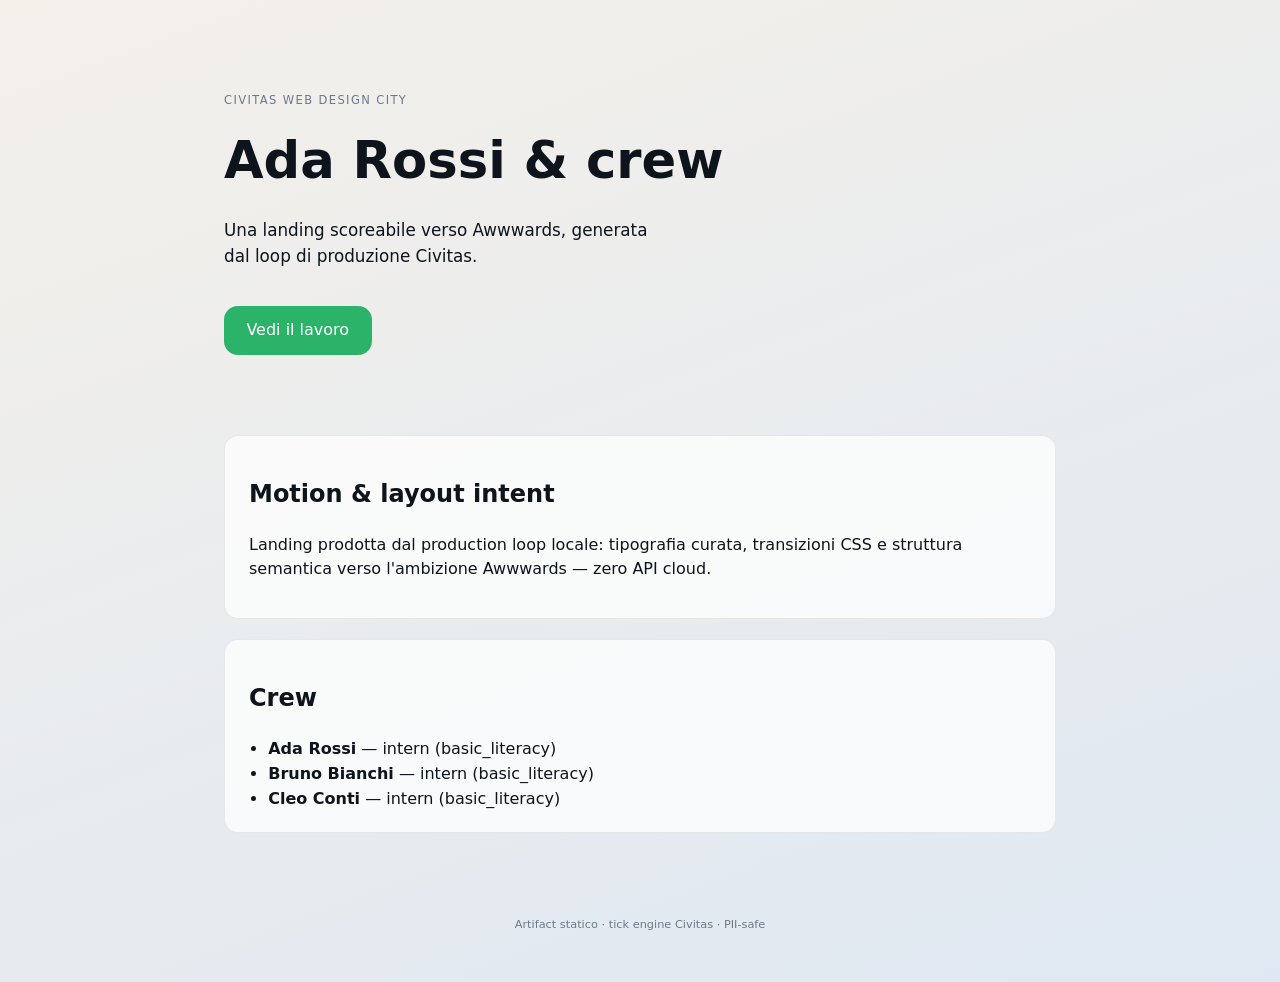
<file: vault/08-PORTFOLIO/sample-landing/index.html>
<!doctype html>
<html lang="it">
<head>
  <meta charset="utf-8"/>
  <meta name="viewport" content="width=device-width, initial-scale=1"/>
  <title>Civitas Studio — Ada Rossi</title>
  <link rel="stylesheet" href="styles.css"/>
</head>
<body>
  <header class="hero">
    <p class="eyebrow">Civitas Web Design City</p>
    <h1>Ada Rossi &amp; crew</h1>
    <p class="lede">Una landing scoreabile verso Awwwards, generata dal loop di produzione Civitas.</p>
    <a class="cta" href="#work">Vedi il lavoro</a>
  </header>
  <main id="work">
    <section class="panel">
      <h2>Motion &amp; layout intent</h2>
      <p>Landing prodotta dal production loop locale: tipografia curata, transizioni CSS e struttura semantica verso l'ambizione Awwwards — zero API cloud.</p>
    </section>
    <section class="panel crew">
      <h2>Crew</h2>
      <ul>
          <li><strong>Ada Rossi</strong> — intern (basic_literacy)</li>
          <li><strong>Bruno Bianchi</strong> — intern (basic_literacy)</li>
          <li><strong>Cleo Conti</strong> — intern (basic_literacy)</li>
      </ul>
    </section>
  </main>
  <footer>
    <small>Artifact statico · tick engine Civitas · PII-safe</small>
  </footer>
</body>
</html>
</file>
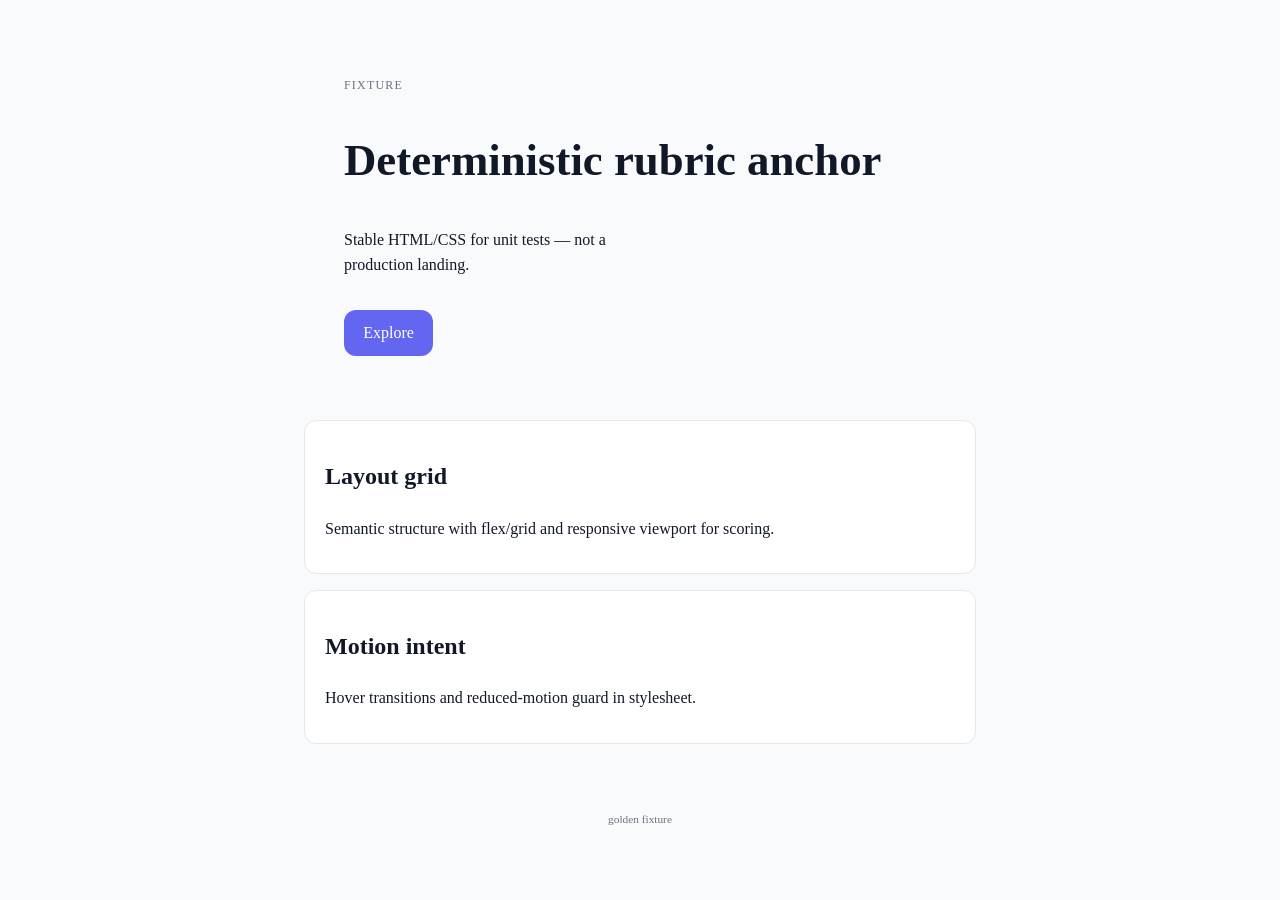
<file: tests/fixtures/portfolio/golden_landing/index.html>
<!doctype html>
<html lang="en">
<head>
  <meta charset="utf-8"/>
  <meta name="viewport" content="width=device-width, initial-scale=1"/>
  <title>Golden Fixture — Civitas Portfolio Rubric</title>
  <link rel="stylesheet" href="styles.css"/>
</head>
<body>
  <header class="hero">
    <p class="eyebrow">Fixture</p>
    <h1>Deterministic rubric anchor</h1>
    <p class="lede">Stable HTML/CSS for unit tests — not a production landing.</p>
    <a class="cta" href="#panel">Explore</a>
  </header>
  <main id="panel">
    <section class="panel">
      <h2>Layout grid</h2>
      <p>Semantic structure with flex/grid and responsive viewport for scoring.</p>
    </section>
    <section class="panel">
      <h2>Motion intent</h2>
      <p>Hover transitions and reduced-motion guard in stylesheet.</p>
    </section>
  </main>
  <footer><small>golden fixture</small></footer>
</body>
</html>
</file>
<file: vault/08-PORTFOLIO/sample-landing/styles.css>
:root {
  --ink: #0e141c;
  --paper: #f4f0ea;
  --accent: #2bb369;
  --muted: #6a7a8c;
  --radius: 14px;
}

* { box-sizing: border-box; }

body {
  margin: 0;
  font-family: "Segoe UI", system-ui, sans-serif;
  line-height: 1.55;
  color: var(--ink);
  background: linear-gradient(160deg, var(--paper) 0%, #dfe8f2 100%);
}

.hero {
  padding: clamp(2rem, 8vw, 5rem) clamp(1rem, 6vw, 4rem);
  max-width: 960px;
  margin: 0 auto;
}

.eyebrow {
  letter-spacing: 0.12em;
  text-transform: uppercase;
  font-size: 0.72rem;
  color: var(--muted);
}

h1 {
  font-size: clamp(2rem, 5vw, 3.2rem);
  margin: 0.4rem 0 1rem;
}

.lede {
  max-width: 42ch;
  font-size: 1.05rem;
}

.cta {
  display: inline-block;
  margin-top: 1.25rem;
  padding: 0.75rem 1.4rem;
  border-radius: var(--radius);
  background: var(--accent);
  color: #fff;
  text-decoration: none;
  transition: transform 0.25s ease, box-shadow 0.25s ease;
}

.cta:hover {
  transform: translateY(-2px);
  box-shadow: 0 8px 24px rgba(0, 0, 0, 0.12);
}

main {
  display: grid;
  gap: 1.25rem;
  max-width: 960px;
  margin: 0 auto 3rem;
  padding: 0 clamp(1rem, 6vw, 4rem);
}

.panel {
  background: rgba(255, 255, 255, 0.72);
  border: 1px solid rgba(14, 20, 28, 0.08);
  border-radius: var(--radius);
  padding: 1.25rem 1.5rem;
}

.crew ul {
  margin: 0;
  padding-left: 1.2rem;
}

footer {
  text-align: center;
  padding: 2rem 1rem 3rem;
  color: var(--muted);
  font-size: 0.85rem;
}

@media (prefers-reduced-motion: reduce) {
  .cta { transition: none; }
  .cta:hover { transform: none; }
}
</file>
<file: tests/fixtures/portfolio/golden_landing/styles.css>
:root {
  --ink: #111827;
  --paper: #f9fafb;
  --accent: #6366f1;
  --muted: #6b7280;
  --radius: 12px;
}

* { box-sizing: border-box; }

body {
  margin: 0;
  font-family: Georgia, "Times New Roman", serif;
  line-height: 1.6;
  color: var(--ink);
  background: var(--paper);
}

.hero {
  padding: clamp(2rem, 6vw, 4rem);
  max-width: 720px;
  margin: 0 auto;
}

.eyebrow {
  letter-spacing: 0.1em;
  text-transform: uppercase;
  font-size: 0.75rem;
  color: var(--muted);
}

h1 { font-size: clamp(1.8rem, 4vw, 2.8rem); }

.lede { max-width: 40ch; }

.cta {
  display: inline-block;
  margin-top: 1rem;
  padding: 0.65rem 1.2rem;
  border-radius: var(--radius);
  background: var(--accent);
  color: #fff;
  text-decoration: none;
  transition: opacity 0.2s ease, transform 0.2s ease;
}

.cta:hover { opacity: 0.9; transform: translateY(-1px); }

main {
  display: grid;
  gap: 1rem;
  max-width: 720px;
  margin: 0 auto 2rem;
  padding: 0 1.5rem;
}

.panel {
  border: 1px solid #e5e7eb;
  border-radius: var(--radius);
  padding: 1rem 1.25rem;
  background: #fff;
}

footer {
  text-align: center;
  color: var(--muted);
  padding: 2rem;
  font-size: 0.85rem;
}

@media (prefers-reduced-motion: reduce) {
  .cta { transition: none; }
}
</file>
